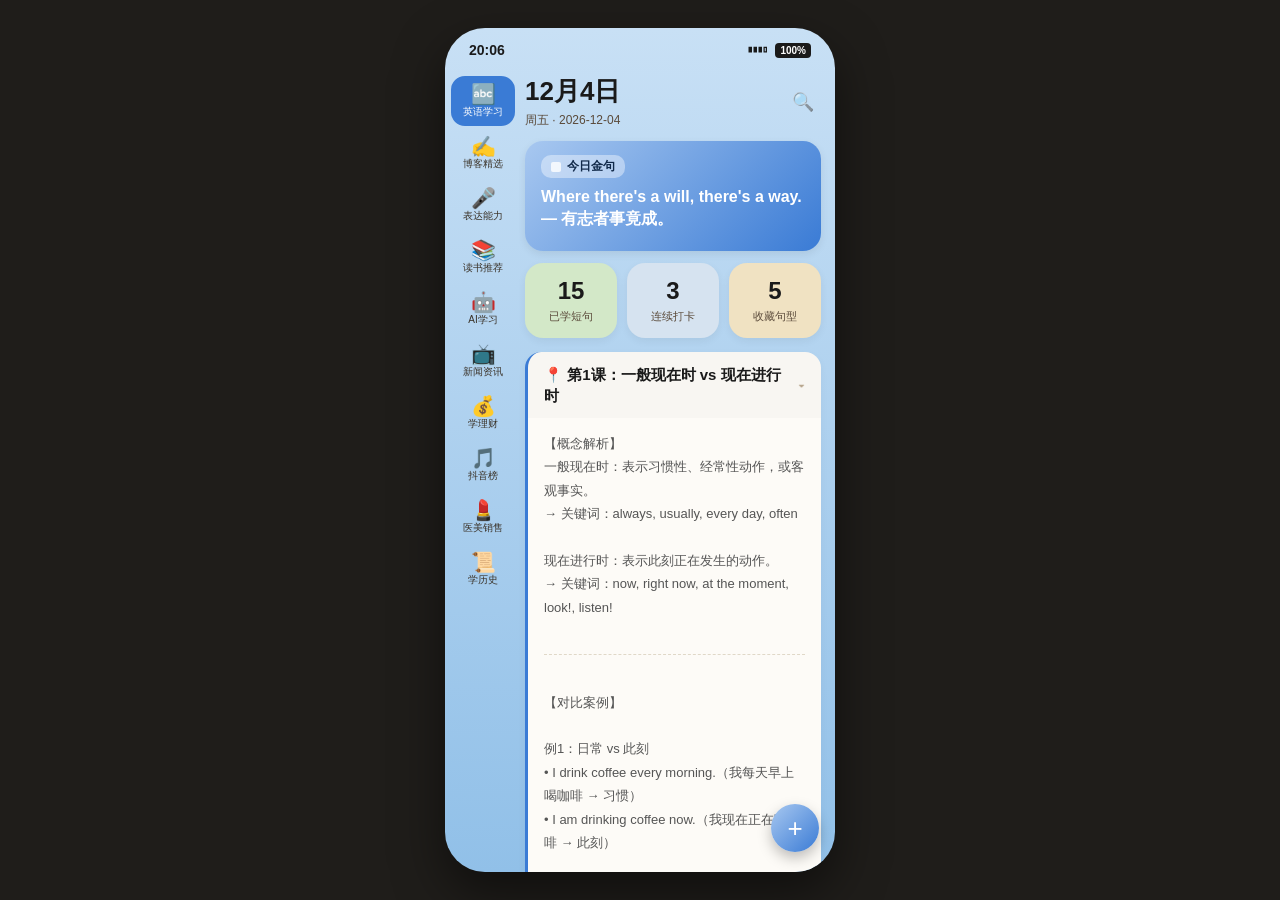
<file: index.html>
<!DOCTYPE html>
<html lang="zh-CN">
<head>
<meta charset="UTF-8">
<meta name="viewport" content="width=device-width, initial-scale=1.0, maximum-scale=1.0, user-scalable=no, viewport-fit=cover">
<meta name="apple-mobile-web-app-capable" content="yes">
<meta name="apple-mobile-web-app-status-bar-style" content="black-translucent">
<meta name="apple-mobile-web-app-title" content="西西gogogo">
<meta name="theme-color" content="#d3c4b3">
<meta name="description" content="西西gogogo - 每日学习成长工作台">
<link rel="manifest" href="manifest.json">
<link rel="apple-touch-icon" href="icon.png">
<title>西西gogogo</title>
<link rel="stylesheet" href="styles.css">
</head>
<body>
<div class="phone-frame">
  <div class="app theme-english" id="app">
    <!-- 状态栏 -->
    <div class="status-bar">
      <span class="status-time" id="clock">--:--</span>
      <div class="status-icons">
        <span class="ic-signal">▮▮▮▯</span>
        <span class="ic-battery" id="battery">--%</span>
      </div>
    </div>

    <!-- 主体 -->
    <div class="main">
      <!-- 侧栏 -->
      <div class="sidebar" id="sidebar">
        <div class="menu-item active" data-tab="english"><span class="menu-icon">🔤</span><span class="menu-text">英语学习</span></div>
        <div class="menu-item" data-tab="blog"><span class="menu-icon">✍️</span><span class="menu-text">博客精选</span></div>
        <div class="menu-item" data-tab="express"><span class="menu-icon">🎤</span><span class="menu-text">表达能力</span></div>
        <div class="menu-item" data-tab="books"><span class="menu-icon">📚</span><span class="menu-text">读书推荐</span></div>
        <div class="menu-item" data-tab="ai"><span class="menu-icon">🤖</span><span class="menu-text">AI学习</span></div>
        <div class="menu-item" data-tab="news"><span class="menu-icon">📺</span><span class="menu-text">新闻资讯</span></div>
        <div class="menu-item" data-tab="finance"><span class="menu-icon">💰</span><span class="menu-text">学理财</span></div>
        <div class="menu-item" data-tab="douyin"><span class="menu-icon">🎵</span><span class="menu-text">抖音榜</span></div>
        <div class="menu-item" data-tab="beauty"><span class="menu-icon">💄</span><span class="menu-text">医美销售</span></div>
        <div class="menu-item" data-tab="history"><span class="menu-icon">📜</span><span class="menu-text">学历史</span></div>
      </div>

      <!-- 右侧内容 -->
      <div class="content" id="content">
        <div class="content-header">
          <div>
            <div class="date-main" id="dateMain">--月--日</div>
            <div class="date-sub" id="dateSub">--</div>
          </div>
          <div class="search-btn" id="searchBtn">🔍</div>
        </div>
        <div id="panels"></div>
      </div>
    </div>

    <!-- 悬浮 + -->
    <div class="fab" id="fab">+</div>
  </div>
</div>

<!-- 搜索弹层 -->
<div class="search-overlay" id="searchOverlay" style="display:none">
  <div class="search-box">
    <input type="text" id="searchInput" placeholder="搜索待办内容…" />
    <div id="searchResults" class="search-results"></div>
  </div>
</div>

<script src="app.js"></script>
</body>
</html>
</file>
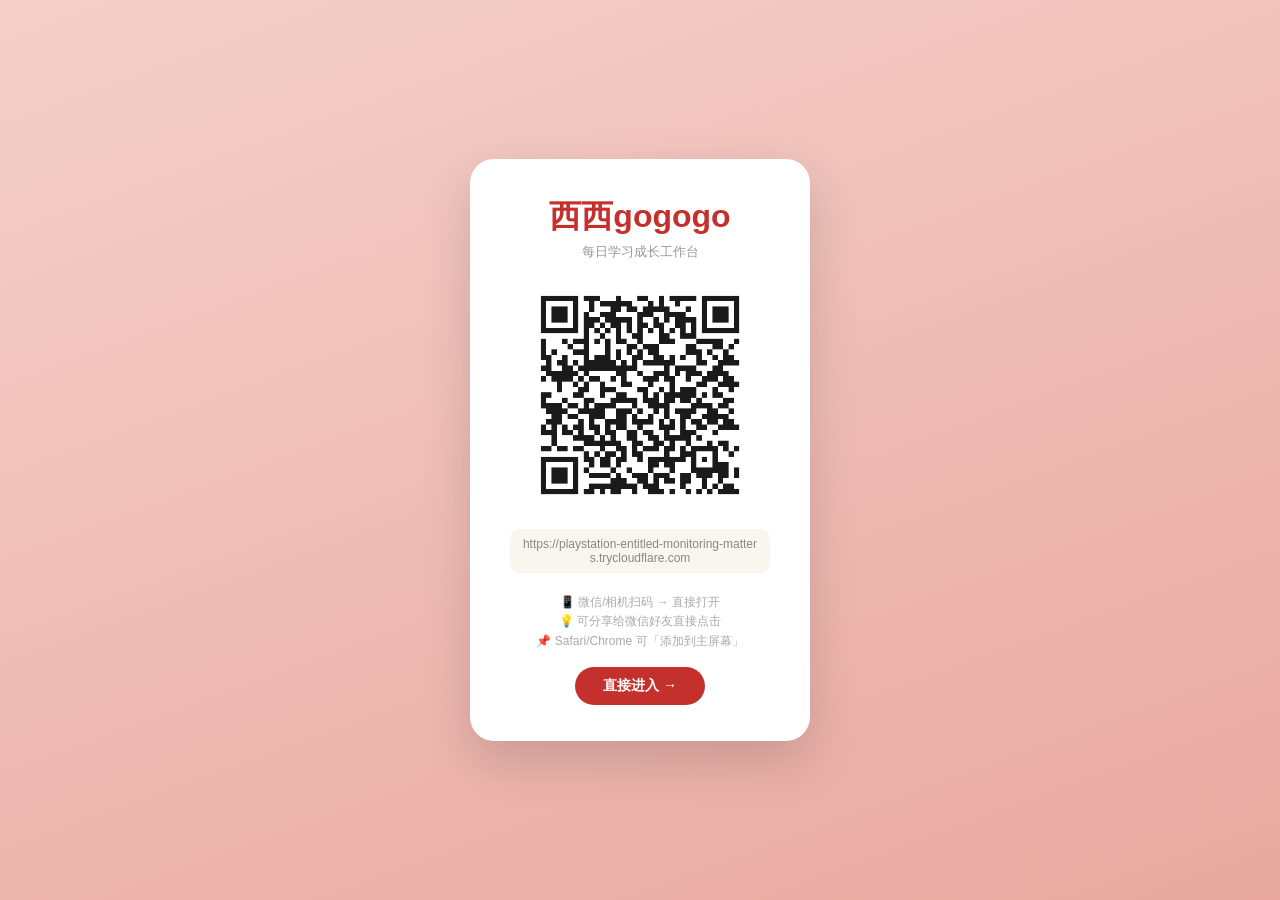
<file: qr.html>
<!DOCTYPE html>
<html lang="zh-CN">
<head>
<meta charset="UTF-8">
<meta name="viewport" content="width=device-width, initial-scale=1.0">
<title>西西gogogo - 扫码访问</title>
<style>
* { margin:0; padding:0; box-sizing:border-box; }
body {
  font-family: -apple-system, "PingFang SC", sans-serif;
  background: linear-gradient(160deg, #f5d0cb 0%, #e8a89f 100%);
  display: flex; justify-content: center; align-items: center;
  min-height: 100vh; color: #333;
}
.card {
  background: #fff; border-radius: 24px; padding: 36px 40px;
  text-align: center; box-shadow: 0 20px 50px rgba(0,0,0,0.15);
  max-width: 340px; width: 90%;
}
.logo { font-size: 32px; font-weight: 800; color: #c4302b; margin-bottom: 4px; }
.subtitle { font-size: 13px; color: #999; margin-bottom: 24px; }
.qr { width: 220px; height: 220px; margin: 0 auto 20px; }
.url { font-size: 12px; color: #888; word-break: break-all; margin-bottom: 20px; padding: 8px 12px; background: #f9f5ef; border-radius: 10px; }
.tip { font-size: 12px; color: #aaa; line-height: 1.6; }
.btn {
  display: inline-block; margin-top: 16px; padding: 10px 28px;
  background: #c4302b; color: #fff; text-decoration: none;
  border-radius: 24px; font-size: 14px; font-weight: 600;
}
</style>
</head>
<body>
<div class="card">
  <div class="logo">西西gogogo</div>
  <div class="subtitle">每日学习成长工作台</div>
  <img class="qr" src="qrcode.png" alt="扫码访问">
  <div class="url">https://playstation-entitled-monitoring-matters.trycloudflare.com</div>
  <div class="tip">📱 微信/相机扫码 → 直接打开<br>💡 可分享给微信好友直接点击<br>📌 Safari/Chrome 可「添加到主屏幕」</div>
  <a class="btn" href="index.html">直接进入 →</a>
</div>
</body>
</html>
</file>
<file: styles.css>
/* ====== 基础重置 ====== */
* { margin:0; padding:0; box-sizing:border-box; -webkit-tap-highlight-color: transparent; }
html, body { width:100%; height:100%; }
body {
  font-family: -apple-system, BlinkMacSystemFont, "PingFang SC", "Helvetica Neue", "Microsoft YaHei", sans-serif;
  background: #1f1d1a;
  display: flex;
  justify-content: center;
  align-items: center;
  min-height: 100vh;
  color: #333;
  user-select: none;
  -webkit-user-select: none;
}

/* ====== 手机外框（PC 预览用，手机端自动全屏）====== */
.phone-frame {
  position: relative;
  width: 390px;
  height: 844px;
  border-radius: 40px;
  padding: 0;
  overflow: hidden;
  box-shadow: 0 20px 50px rgba(0,0,0,0.5);
}

.app {
  position: relative;
  width: 100%;
  height: 100%;
  background: linear-gradient(180deg, var(--theme-bg1, #d3c4b3) 0%, var(--theme-bg2, #c9b8a3) 100%);
  overflow: hidden;
  display: flex;
  flex-direction: column;
  transition: background 0.4s ease;
  --theme-accent: #c4302b;
  --theme-soft: #f4a4a0;
  --theme-text: #4a1414;
}

/* ====== 状态栏 ====== */
.status-bar {
  height: 44px;
  padding: 0 24px;
  display: flex;
  justify-content: space-between;
  align-items: center;
  font-size: 14px;
  color: #1a1a1a;
  font-weight: 600;
  flex-shrink: 0;
}
.status-time { font-variant-numeric: tabular-nums; }
.status-icons { display:flex; align-items:center; gap:6px; font-size: 12px; }
.status-icons .ic-signal { letter-spacing: -1px; }
.status-icons .ic-battery {
  background: #1a1a1a;
  color: #fff;
  font-size: 10px;
  padding: 2px 5px;
  border-radius: 4px;
  margin-left: 2px;
}

/* ====== 主体 ====== */
.main {
  flex: 1;
  display: flex;
  overflow: hidden;
}

/* ====== 侧栏 ====== */
.sidebar {
  width: 74px;
  flex-shrink: 0;
  padding: 4px 4px 0 6px;
  display: flex;
  flex-direction: column;
  align-items: center;
  gap: 2px;
  overflow-y: auto;
  scrollbar-width: none;
}
.sidebar::-webkit-scrollbar { display:none; }

.menu-item {
  width: 64px;
  padding: 8px 2px;
  display: flex;
  flex-direction: column;
  align-items: center;
  border-radius: 14px;
  font-size: 10px;
  color: #3a3228;
  cursor: pointer;
  transition: all 0.2s;
  line-height: 1.2;
  text-align: center;
}
.menu-item:hover { background: rgba(255,255,255,0.2); }
.menu-item .menu-icon { font-size: 20px; margin-bottom: 2px; line-height: 1; }
.menu-item .menu-text { font-size: 10px; }
.menu-item.active {
  background: var(--theme-accent);
  color: #fff;
}
.menu-item.active .menu-icon { color: #fff; }

/* ====== 右侧内容 ====== */
.content {
  flex: 1;
  padding: 2px 14px 80px 6px;
  overflow-y: auto;
  scrollbar-width: none;
  -webkit-overflow-scrolling: touch;
}
.content::-webkit-scrollbar { display:none; }

/* 顶部日期 */
.content-header {
  display: flex;
  justify-content: space-between;
  align-items: center;
  margin-bottom: 12px;
  padding-right: 2px;
}
.date-main { font-size: 26px; font-weight: 800; color: #1a1a1a; }
.date-sub { font-size: 12px; color: #5a4a3a; margin-top: 3px; }
.search-btn {
  width: 32px; height: 32px;
  display: flex; align-items: center; justify-content: center;
  font-size: 18px; cursor: pointer; opacity: 0.6;
}

/* ====== 每日金句 ====== */
.quote-card {
  background: linear-gradient(135deg, var(--theme-soft) 0%, var(--theme-accent) 100%);
  border-radius: 18px;
  padding: 14px 16px;
  margin-bottom: 12px;
  box-shadow: 0 3px 8px rgba(0,0,0,0.08);
}
.quote-tag {
  display: inline-flex;
  align-items: center;
  gap: 6px;
  background: rgba(255,255,255,0.4);
  padding: 3px 10px;
  border-radius: 10px;
  font-size: 12px;
  color: var(--theme-text);
  font-weight: 600;
  margin-bottom: 8px;
}
.quote-dot {
  width: 10px; height: 10px;
  background: rgba(255,255,255,0.8);
  border-radius: 2px;
  display: inline-block;
}
.quote-text { font-size: 16px; color: #fff; font-weight: 600; line-height: 1.4; }
.quote-meta { font-size: 12px; color: rgba(255,255,255,0.8); margin-top: 6px; }

/* ====== 三列统计 ====== */
.stats-row {
  display: grid;
  grid-template-columns: repeat(3, 1fr);
  gap: 10px;
  margin-bottom: 14px;
}
.stat-card {
  border-radius: 18px;
  padding: 14px 6px;
  text-align: center;
  display: flex;
  flex-direction: column;
  align-items: center;
  justify-content: center;
  box-shadow: 0 3px 8px rgba(0,0,0,0.06);
}
.stat-green { background: #d3e8c8; }
.stat-blue { background: #d6e3f0; }
.stat-yellow { background: #f0e2c2; }
.stat-num { font-size: 24px; font-weight: 800; color: #1a1a1a; }
.stat-num-up { font-size: 22px; font-weight: 800; color: #2a7a3a; }
.stat-num-down { font-size: 14px; font-weight: 700; color: #c44; margin-top: -2px; }
.stat-label { font-size: 11px; color: #5a4a3a; margin-top: 4px; }

/* ====== 通用卡片 ====== */
.todo-card, .done-card, .next-card {
  background: #fdfbf7;
  border-radius: 18px;
  padding: 12px 14px 12px;
  margin-bottom: 12px;
  box-shadow: 0 3px 10px rgba(0,0,0,0.05);
}
.card-head {
  display: flex;
  justify-content: space-between;
  align-items: center;
  margin-bottom: 10px;
}
.card-title {
  display: flex;
  align-items: center;
  gap: 6px;
  font-size: 15px;
  font-weight: 700;
  color: #1a1a1a;
}
.card-ic { font-size: 16px; }
.add-btn {
  background: var(--theme-soft);
  color: var(--theme-text);
  border: none;
  padding: 4px 12px;
  border-radius: 12px;
  font-size: 12px;
  font-weight: 600;
  cursor: pointer;
}
.refresh-btn {
  font-size: 12px;
  color: #888;
  cursor: pointer;
  padding: 4px 10px;
  border-radius: 8px;
  background: #f3ede3;
}

/* ====== 待办项 ====== */
.todo-item {
  display: flex;
  justify-content: space-between;
  align-items: center;
  padding: 8px 0;
  border-top: 1px solid #f0ebe2;
}
.todo-left { display:flex; align-items:center; gap: 10px; flex: 1; }
.checkbox {
  width: 20px; height: 20px;
  border: 1.5px solid #d8c8b0;
  border-radius: 50%;
  display: inline-block;
  flex-shrink: 0;
  cursor: pointer;
  transition: all 0.2s;
}
.checkbox.checked {
  background: #3a9d4a !important;
  border-color: #3a9d4a !important;
  box-shadow: inset 0 0 0 3px #fdfbf7;
}
.todo-title { font-size: 14px; color: #1a1a1a; font-weight: 500; }
.todo-time {
  display: inline-block;
  font-size: 11px;
  color: #999;
  background: #f3ede3;
  padding: 2px 8px;
  border-radius: 8px;
  margin-top: 4px;
}
.todo-actions { display: flex; gap: 6px; }
.act-btn {
  border: none;
  padding: 4px 10px;
  border-radius: 10px;
  font-size: 12px;
  font-weight: 600;
  cursor: pointer;
}
.act-edit { background: #e6eef5; color: #2a6a9a; }
.act-del { background: #fbe2e2; color: #c44; }

/* ====== 已完成 ====== */
.done-item {
  display: flex;
  align-items: center;
  gap: 10px;
  padding: 4px 0;
}
.check-done {
  width: 22px; height: 22px;
  background: #3a9d4a;
  color: #fff;
  border-radius: 50%;
  display: flex;
  align-items: center;
  justify-content: center;
  font-size: 13px;
  font-weight: 800;
  flex-shrink: 0;
}
.done-title { font-size: 14px; color: #1a1a1a; }
.done-time {
  display: inline-block;
  font-size: 11px;
  color: #999;
  background: #f3ede3;
  padding: 2px 8px;
  border-radius: 8px;
  margin-top: 4px;
}

/* ====== 明日预备 ====== */
.empty-text {
  text-align: center;
  color: #b8a78f;
  font-size: 13px;
  padding: 8px 0 0;
}

/* ====== 新闻列表 ====== */
.news-item-dyn {
  padding: 10px 0;
  border-top: 1px solid #f0ebe2;
}
.news-item-dyn .n-title {
  font-size: 14px; color: #1a1a1a; font-weight: 600; line-height: 1.4; margin-bottom: 4px;
}
.news-item-dyn .n-desc {
  font-size: 12px; color: #888; line-height: 1.4; margin-bottom: 4px;
  display: -webkit-box; -webkit-line-clamp: 2; -webkit-box-orient: vertical; overflow: hidden;
}
.news-item-dyn .n-meta { font-size: 11px; color: #b8a78f; }
.news-tag {
  font-size: 11px; font-weight: 700; padding: 2px 8px; border-radius: 6px;
  color: #fff; min-width: 36px; text-align: center; display: inline-block; margin-bottom: 4px;
}
.news-tag.red { background: #c4302b; }
.news-tag.orange { background: #e67e22; }
.news-tag.blue { background: #3a7bd5; }
.news-tag.green { background: #27ae60; }

/* ====== 英语短语卡 ====== */
.phrase-card {
  background: #fdfbf7;
  border-radius: 16px;
  padding: 14px 16px;
  margin-bottom: 10px;
  box-shadow: 0 3px 8px rgba(0,0,0,0.04);
  border-left: 3px solid #3a7bd5;
}
.phrase-en { font-size: 16px; font-weight: 700; color: #1a3a6a; font-style: italic; margin-bottom: 6px; }
.phrase-cn { font-size: 14px; color: #333; margin-bottom: 6px; }
.phrase-note { font-size: 12px; color: #888; }

/* ====== 学习路径 ====== */
.learn-path {
  background: #fdfbf7;
  border-radius: 18px;
  padding: 14px 12px 10px;
  margin-bottom: 12px;
  box-shadow: 0 3px 10px rgba(0,0,0,0.04);
}
.path-title { font-size: 14px; font-weight: 800; color: #2a9d8f; margin-bottom: 12px; padding-left: 4px; }
.path-title.purple { color: #7b54c4; }
.path-title.red { color: #c43030; }
.path-step {
  display: flex; gap: 12px; align-items: flex-start; padding: 8px 0; position: relative;
}
.path-step:not(:last-child)::after {
  content: ''; position: absolute; left: 13px; top: 32px; bottom: -4px; width: 2px; background: #e0d8c8;
}
.step-num {
  width: 28px; height: 28px; background: #2a9d8f; color: #fff; border-radius: 50%;
  display: flex; align-items: center; justify-content: center; font-size: 14px; font-weight: 800; flex-shrink: 0; z-index: 1;
}
.step-num.purple { background: #7b54c4; }
.step-num.red { background: #c43030; }
.step-content { flex: 1; padding-top: 2px; }
.step-name { font-size: 14px; font-weight: 700; color: #1a1a1a; margin-bottom: 2px; }
.step-desc { font-size: 12px; color: #888; line-height: 1.4; }

/* ====== 书单卡片 ====== */
.book-card {
  background: #fdfbf7;
  border-radius: 18px;
  padding: 14px 16px;
  margin-bottom: 12px;
  box-shadow: 0 3px 10px rgba(0,0,0,0.04);
  border-left: 3px solid #e8a87c;
}
.book-head { display: flex; justify-content: space-between; align-items: flex-start; margin-bottom: 6px; }
.book-title { font-size: 16px; font-weight: 700; color: #2a1a0a; }
.book-rating { font-size: 12px; color: #c47a20; white-space: nowrap; }
.book-author { font-size: 12px; color: #999; margin-bottom: 8px; }
.book-cat {
  display: inline-block; font-size: 11px; background: #f5e6d0; color: #8a5a20;
  padding: 2px 10px; border-radius: 8px; margin-bottom: 8px;
}
.book-desc { font-size: 13px; color: #555; line-height: 1.5; }

/* ====== 学习内容卡片（默认展开） ====== */
.lesson-card {
  background: #fdfbf7;
  border-radius: 16px;
  margin-bottom: 10px;
  box-shadow: 0 3px 8px rgba(0,0,0,0.04);
  border-left: 3px solid var(--theme-accent);
  overflow: hidden;
}
.lesson-head {
  display: flex;
  justify-content: space-between;
  align-items: center;
  padding: 12px 16px;
  cursor: pointer;
  background: rgba(0,0,0,0.02);
}
.lesson-title {
  font-size: 15px;
  font-weight: 700;
  color: #1a1a1a;
  flex: 1;
  line-height: 1.4;
}
.lesson-arrow {
  font-size: 14px;
  color: #b8a78f;
  transition: transform 0.3s;
  flex-shrink: 0;
  margin-left: 8px;
}
.lesson-card.collapsed .lesson-arrow {
  transform: rotate(-90deg);
}
.lesson-body {
  font-size: 13px;
  color: #555;
  line-height: 1.8;
  padding: 14px 16px;
}
.lesson-card.collapsed .lesson-body {
  display: none;
}
/* 段落间距 */
.lesson-body br + br { display: block; margin-top: 8px; }
/* 重点高亮 */
.lesson-body strong, .lesson-body b {
  color: var(--theme-accent);
  font-weight: 700;
}

/* ====== 加载状态 ====== */
.loading-dot { text-align: center; color: #b8a78f; font-size: 13px; padding: 16px 0; }
.loading-dot::before {
  content: '● ● ●'; letter-spacing: 4px; animation: blink 1.4s infinite;
  display: block; margin-bottom: 8px; font-size: 8px; color: #c9b9a3;
}
@keyframes blink { 0%,80%,100%{opacity:0.3} 40%{opacity:1} }

/* ====== 抖音热榜 ====== */
.hot-item {
  display: flex;
  align-items: center;
  gap: 12px;
  padding: 10px 0;
  border-top: 1px solid #f0ebe2;
}
.hot-rank {
  width: 32px; height: 32px;
  display: flex; align-items: center; justify-content: center;
  font-size: 16px; font-weight: 800;
  background: #f3ede3; color: #888; border-radius: 8px;
  flex-shrink: 0;
}
.hot-body { flex: 1; }
.hot-title { font-size: 14px; color: #1a1a1a; font-weight: 600; margin-bottom: 4px; }
.hot-meta { font-size: 12px; color: #999; display: flex; align-items: center; gap: 6px; }
.hot-tag {
  font-size: 10px; background: #f5d0e0; color: #c43070;
  padding: 2px 8px; border-radius: 6px;
}

/* ====== 悬浮 + ====== */
.fab {
  position: absolute;
  right: 16px;
  bottom: 20px;
  width: 48px;
  height: 48px;
  background: linear-gradient(135deg, var(--theme-soft) 0%, var(--theme-accent) 100%);
  border-radius: 50%;
  display: flex;
  align-items: center;
  justify-content: center;
  color: #fff;
  font-size: 26px;
  font-weight: 300;
  box-shadow: 0 6px 14px rgba(0,0,0,0.25);
  cursor: pointer;
  z-index: 10;
  transition: transform 0.2s;
}
.fab:active { transform: scale(0.9); }

/* ====== Toast ====== */
.toast {
  position: fixed;
  top: 50%;
  left: 50%;
  transform: translate(-50%, -50%) scale(0.8);
  background: rgba(0,0,0,0.8);
  color: #fff;
  padding: 12px 24px;
  border-radius: 12px;
  font-size: 14px;
  z-index: 9999;
  opacity: 0;
  transition: all 0.3s;
  white-space: nowrap;
}
.toast.show { opacity: 1; transform: translate(-50%, -50%) scale(1); }

/* ====== 搜索弹层 ====== */
.search-overlay {
  position: fixed;
  top: 0; left: 0; right: 0; bottom: 0;
  background: rgba(0,0,0,0.5);
  display: flex;
  align-items: flex-start;
  justify-content: center;
  padding-top: 80px;
  z-index: 100;
}
.search-box {
  background: #fff;
  border-radius: 16px;
  width: 90%;
  max-width: 360px;
  padding: 16px;
}
.search-box input {
  width: 100%;
  border: 1.5px solid #e0d8c8;
  border-radius: 12px;
  padding: 10px 14px;
  font-size: 15px;
  outline: none;
}
.search-results { margin-top: 12px; }
.search-result {
  display: flex;
  align-items: center;
  gap: 8px;
  padding: 10px 8px;
  border-bottom: 1px solid #f0ebe2;
  cursor: pointer;
}
.search-result:hover { background: #f9f5ef; }
.sr-tab { font-size: 11px; background: #f3ede3; color: #888; padding: 2px 8px; border-radius: 6px; flex-shrink: 0; }
.sr-title { font-size: 14px; color: #333; flex: 1; overflow: hidden; text-overflow: ellipsis; white-space: nowrap; }
.sr-done { color: #3a9d4a; font-weight: 700; }

/* ====== 手机端全屏适配 ====== */
@media (max-width: 420px) {
  body { background: var(--theme-bg1, #d3c4b3); align-items: stretch; }
  .phone-frame {
    width: 100vw;
    height: 100vh;
    border-radius: 0;
    box-shadow: none;
  }
  .app { border-radius: 0; }
  .status-bar { padding-top: env(safe-area-inset-top, 0); height: calc(44px + env(safe-area-inset-top, 0)); }
  .fab { bottom: calc(20px + env(safe-area-inset-bottom, 0)); }
}
</file>
